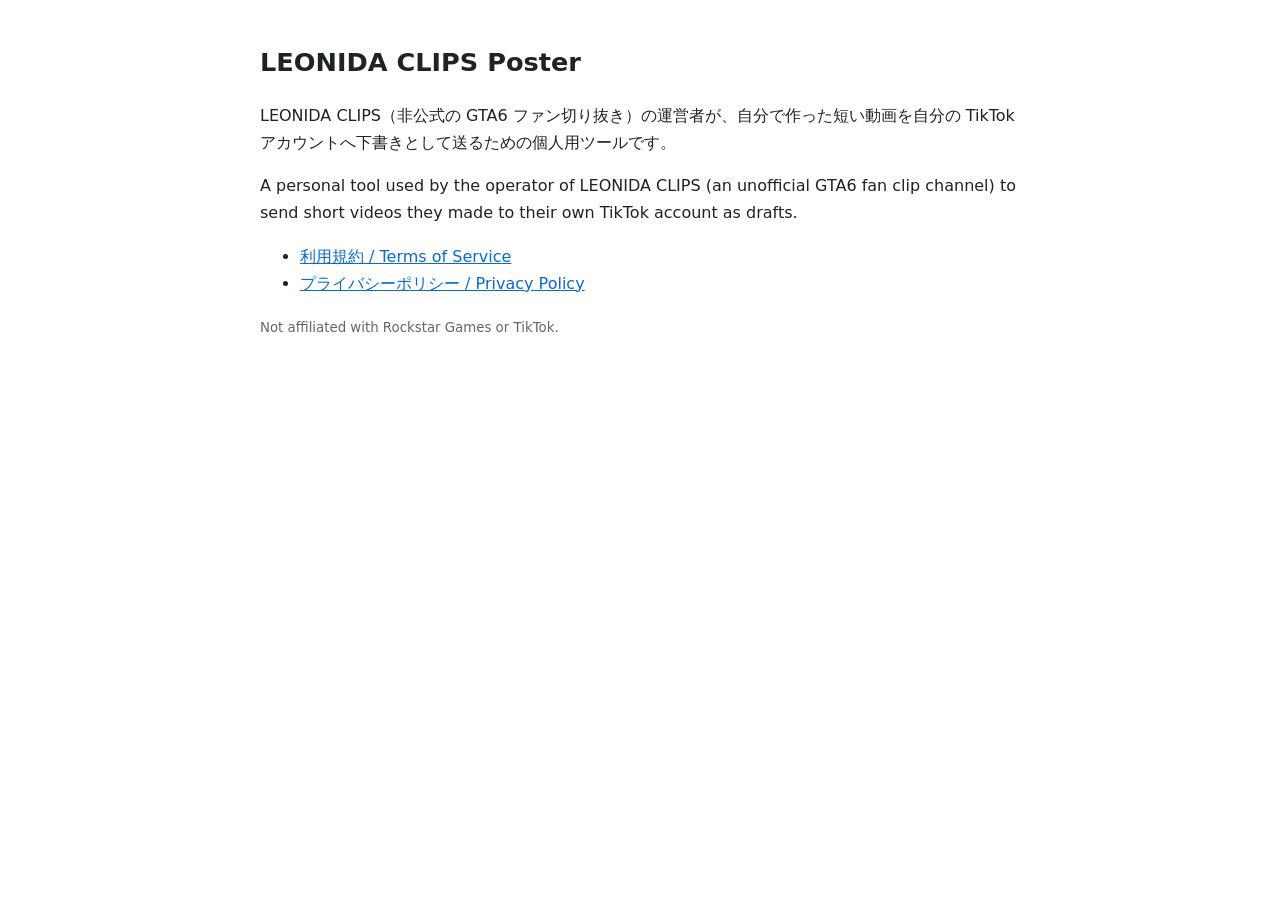
<file: index.html>
<!doctype html><html lang="ja"><head><meta charset="utf-8"><meta name="viewport" content="width=device-width,initial-scale=1"><title>LEONIDA CLIPS Poster</title><link rel="stylesheet" href="style.css"></head><body>
<h1>LEONIDA CLIPS Poster</h1>
<p>LEONIDA CLIPS（非公式の GTA6 ファン切り抜き）の運営者が、自分で作った短い動画を自分の TikTok アカウントへ下書きとして送るための個人用ツールです。</p>
<p>A personal tool used by the operator of LEONIDA CLIPS (an unofficial GTA6 fan clip channel) to send short videos they made to their own TikTok account as drafts.</p>
<ul><li><a href="terms.html">利用規約 / Terms of Service</a></li><li><a href="privacy.html">プライバシーポリシー / Privacy Policy</a></li></ul>
<p><small>Not affiliated with Rockstar Games or TikTok.</small></p>
</body></html>
</file>
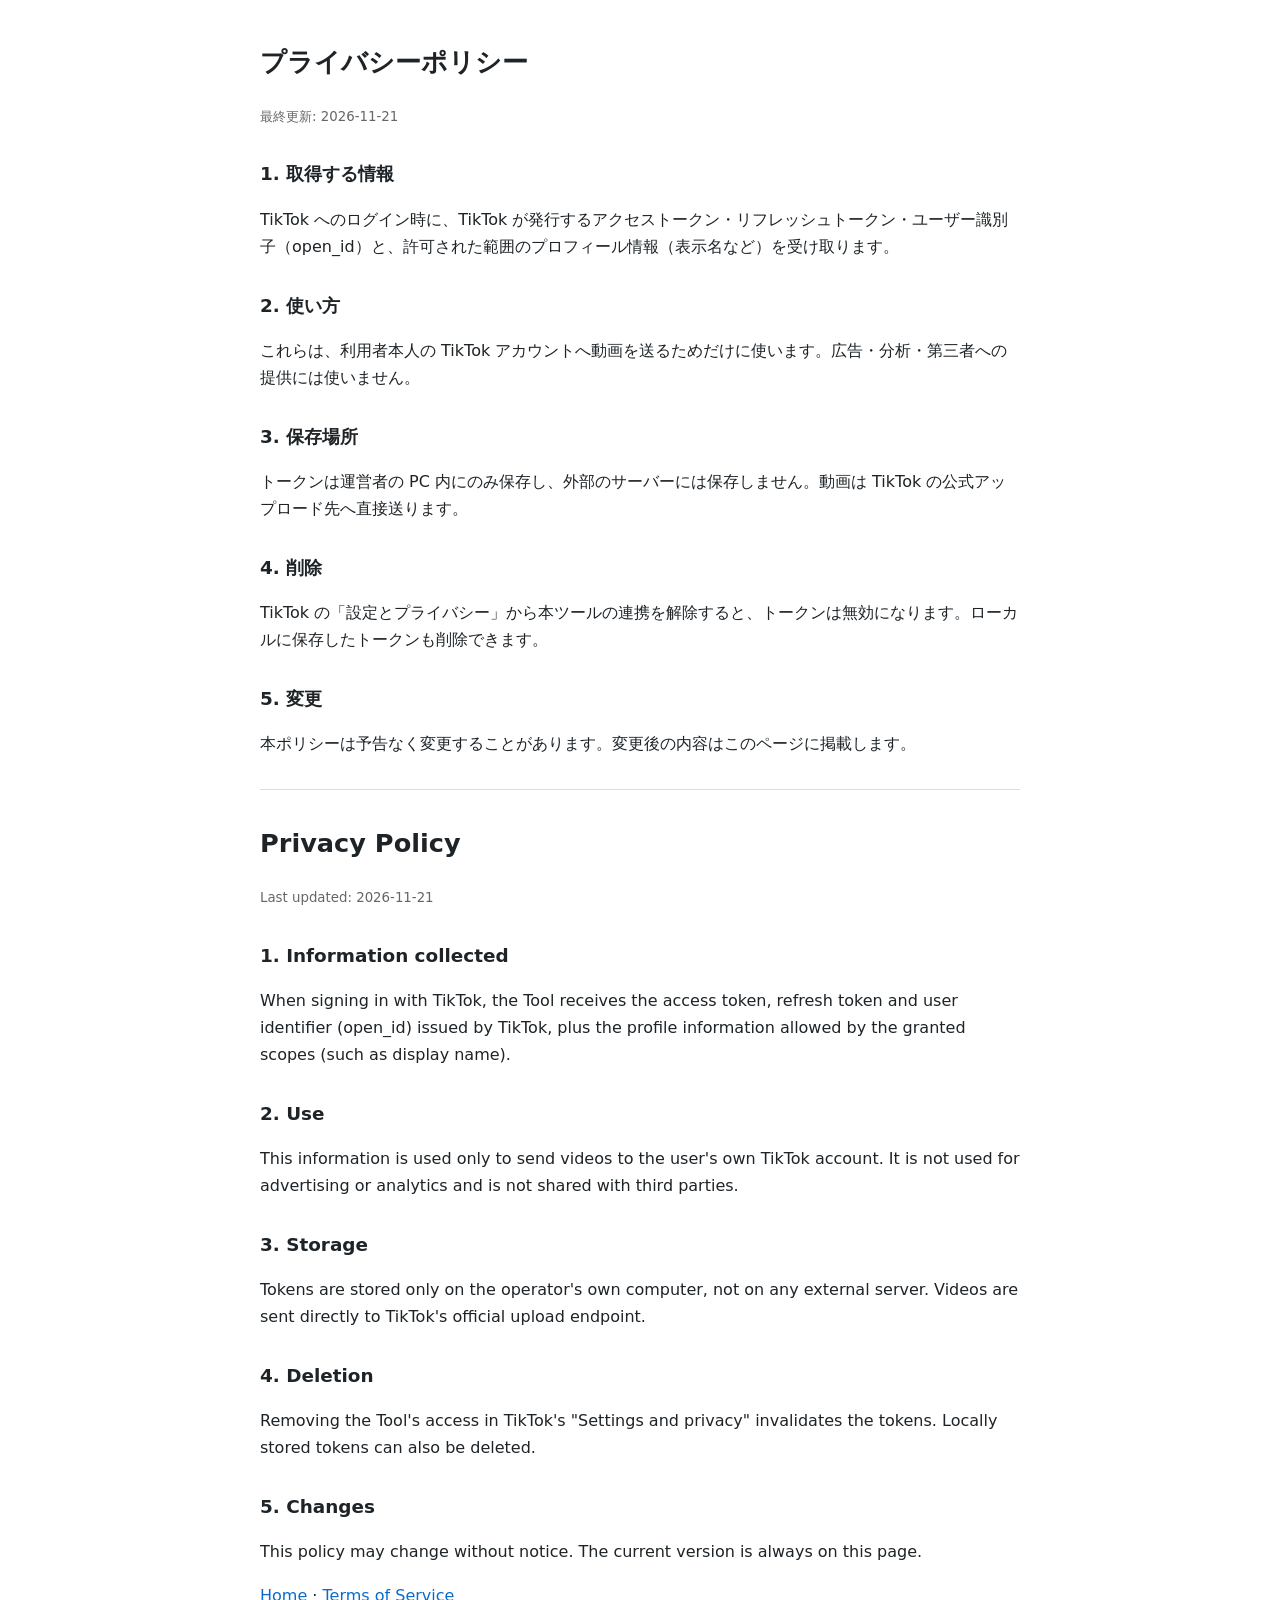
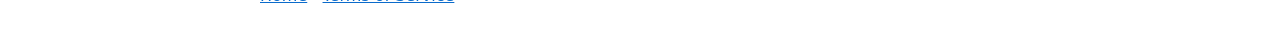
<file: privacy.html>
<!doctype html><html lang="ja"><head><meta charset="utf-8"><meta name="viewport" content="width=device-width,initial-scale=1"><title>Privacy Policy | LEONIDA CLIPS Poster</title><link rel="stylesheet" href="style.css"></head><body>
<h1>プライバシーポリシー</h1>
<p><small>最終更新: 2026-11-21</small></p>
<h2>1. 取得する情報</h2><p>TikTok へのログイン時に、TikTok が発行するアクセストークン・リフレッシュトークン・ユーザー識別子（open_id）と、許可された範囲のプロフィール情報（表示名など）を受け取ります。</p>
<h2>2. 使い方</h2><p>これらは、利用者本人の TikTok アカウントへ動画を送るためだけに使います。広告・分析・第三者への提供には使いません。</p>
<h2>3. 保存場所</h2><p>トークンは運営者の PC 内にのみ保存し、外部のサーバーには保存しません。動画は TikTok の公式アップロード先へ直接送ります。</p>
<h2>4. 削除</h2><p>TikTok の「設定とプライバシー」から本ツールの連携を解除すると、トークンは無効になります。ローカルに保存したトークンも削除できます。</p>
<h2>5. 変更</h2><p>本ポリシーは予告なく変更することがあります。変更後の内容はこのページに掲載します。</p>
<hr>
<h1>Privacy Policy</h1>
<p><small>Last updated: 2026-11-21</small></p>
<h2>1. Information collected</h2><p>When signing in with TikTok, the Tool receives the access token, refresh token and user identifier (open_id) issued by TikTok, plus the profile information allowed by the granted scopes (such as display name).</p>
<h2>2. Use</h2><p>This information is used only to send videos to the user's own TikTok account. It is not used for advertising or analytics and is not shared with third parties.</p>
<h2>3. Storage</h2><p>Tokens are stored only on the operator's own computer, not on any external server. Videos are sent directly to TikTok's official upload endpoint.</p>
<h2>4. Deletion</h2><p>Removing the Tool's access in TikTok's "Settings and privacy" invalidates the tokens. Locally stored tokens can also be deleted.</p>
<h2>5. Changes</h2><p>This policy may change without notice. The current version is always on this page.</p>
<p><a href="index.html">Home</a> · <a href="terms.html">Terms of Service</a></p>
</body></html>
</file>
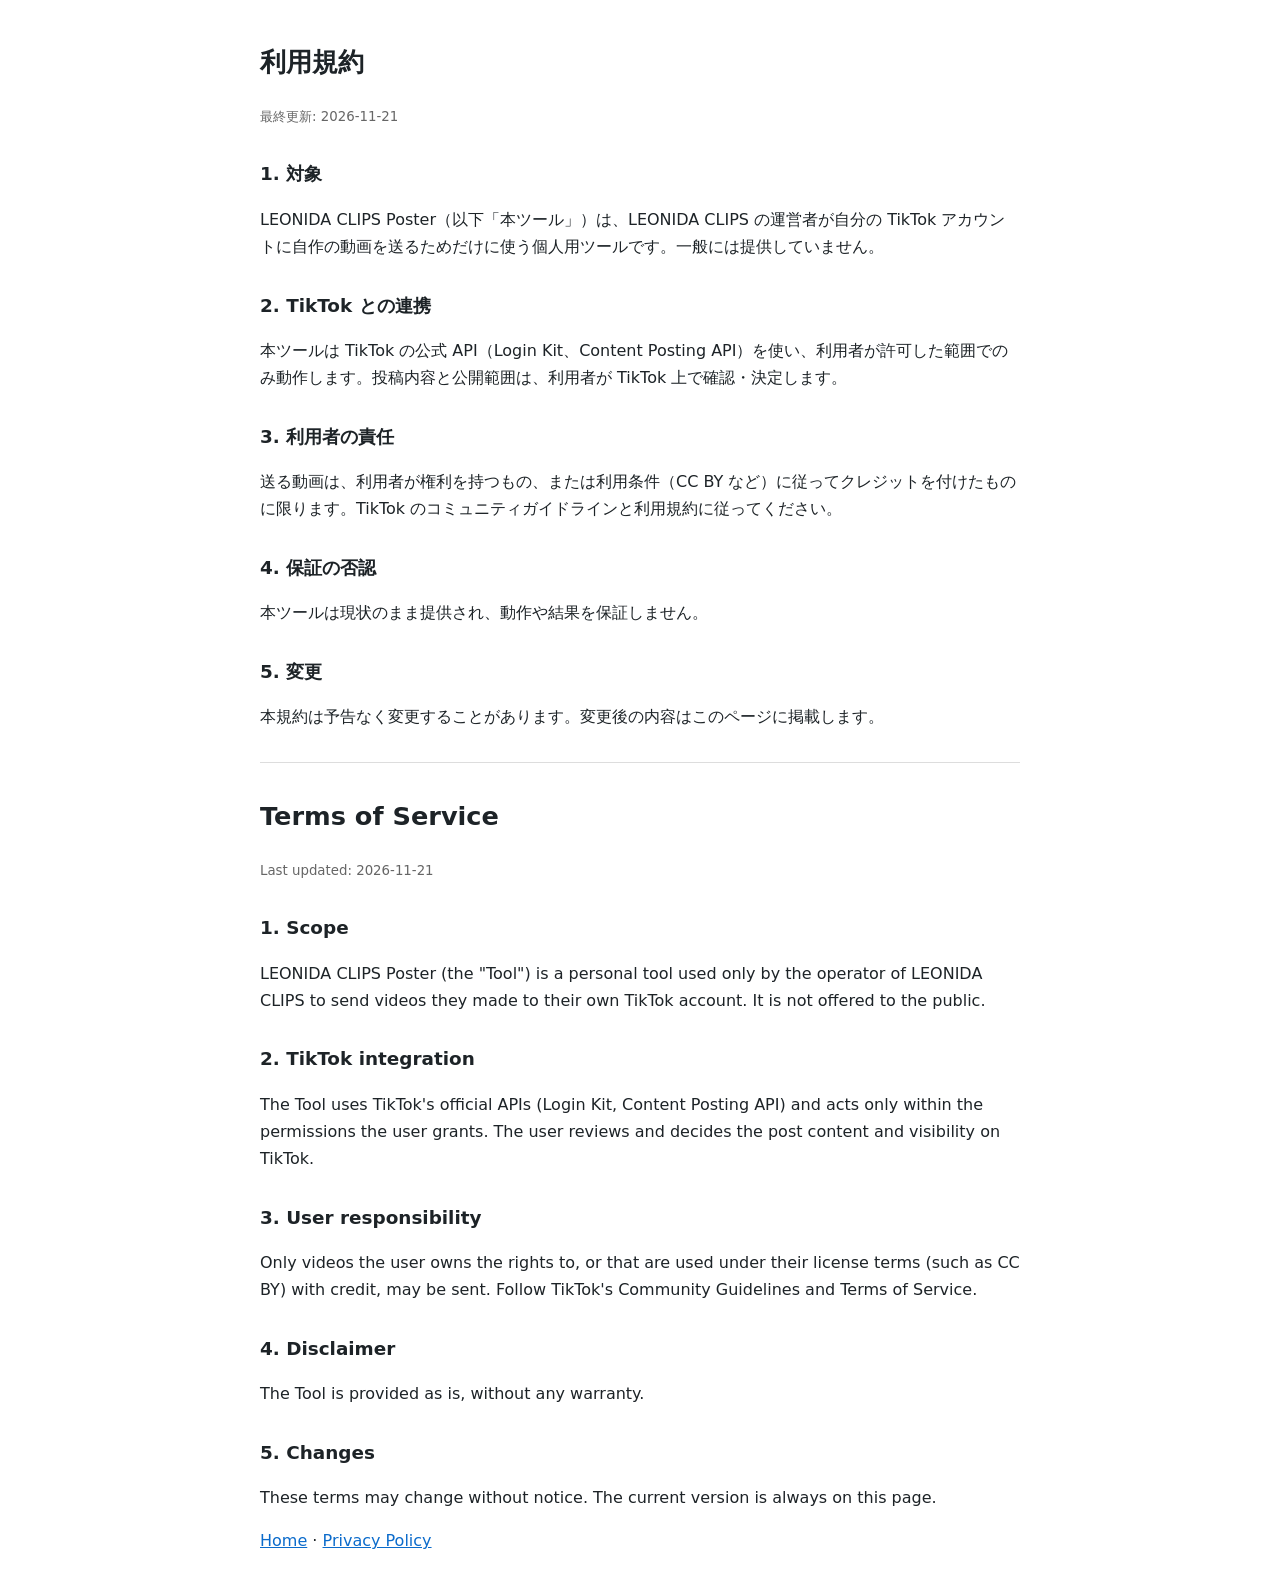
<file: terms.html>
<!doctype html><html lang="ja"><head><meta charset="utf-8"><meta name="viewport" content="width=device-width,initial-scale=1"><title>Terms of Service | LEONIDA CLIPS Poster</title><link rel="stylesheet" href="style.css"></head><body>
<h1>利用規約</h1>
<p><small>最終更新: 2026-11-21</small></p>
<h2>1. 対象</h2><p>LEONIDA CLIPS Poster（以下「本ツール」）は、LEONIDA CLIPS の運営者が自分の TikTok アカウントに自作の動画を送るためだけに使う個人用ツールです。一般には提供していません。</p>
<h2>2. TikTok との連携</h2><p>本ツールは TikTok の公式 API（Login Kit、Content Posting API）を使い、利用者が許可した範囲でのみ動作します。投稿内容と公開範囲は、利用者が TikTok 上で確認・決定します。</p>
<h2>3. 利用者の責任</h2><p>送る動画は、利用者が権利を持つもの、または利用条件（CC BY など）に従ってクレジットを付けたものに限ります。TikTok のコミュニティガイドラインと利用規約に従ってください。</p>
<h2>4. 保証の否認</h2><p>本ツールは現状のまま提供され、動作や結果を保証しません。</p>
<h2>5. 変更</h2><p>本規約は予告なく変更することがあります。変更後の内容はこのページに掲載します。</p>
<hr>
<h1>Terms of Service</h1>
<p><small>Last updated: 2026-11-21</small></p>
<h2>1. Scope</h2><p>LEONIDA CLIPS Poster (the "Tool") is a personal tool used only by the operator of LEONIDA CLIPS to send videos they made to their own TikTok account. It is not offered to the public.</p>
<h2>2. TikTok integration</h2><p>The Tool uses TikTok's official APIs (Login Kit, Content Posting API) and acts only within the permissions the user grants. The user reviews and decides the post content and visibility on TikTok.</p>
<h2>3. User responsibility</h2><p>Only videos the user owns the rights to, or that are used under their license terms (such as CC BY) with credit, may be sent. Follow TikTok's Community Guidelines and Terms of Service.</p>
<h2>4. Disclaimer</h2><p>The Tool is provided as is, without any warranty.</p>
<h2>5. Changes</h2><p>These terms may change without notice. The current version is always on this page.</p>
<p><a href="index.html">Home</a> · <a href="privacy.html">Privacy Policy</a></p>
</body></html>
</file>
<file: style.css>
body{font-family:system-ui,-apple-system,"Hiragino Sans","Yu Gothic",sans-serif;max-width:760px;margin:0 auto;padding:24px 16px;line-height:1.7;color:#1d2327;background:#fff}
h1{font-size:1.6rem}h2{font-size:1.15rem;margin-top:1.6em}a{color:#0b6bcb}hr{margin:2em 0;border:0;border-top:1px solid #ddd}small{color:#666}
</file>
